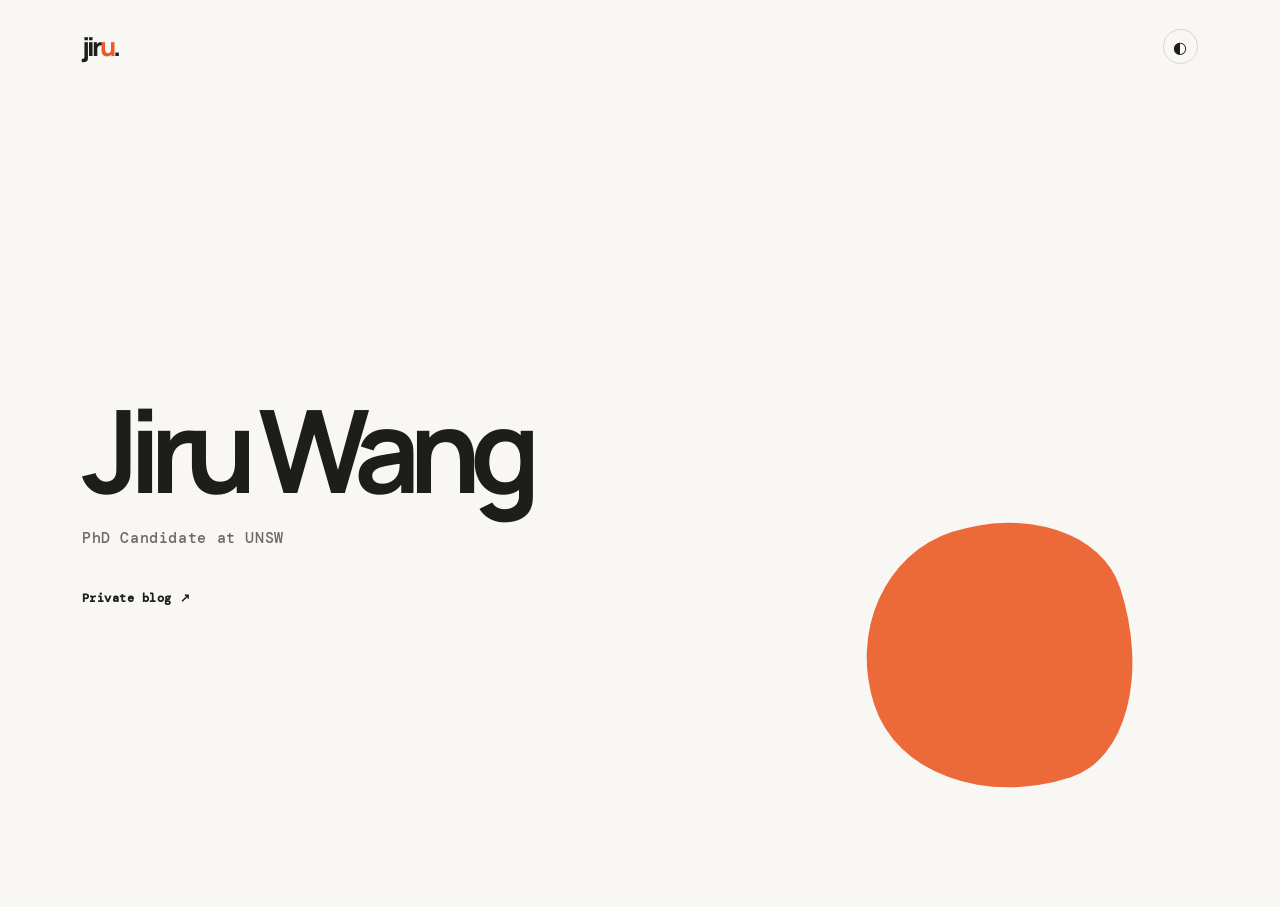
<file: index.html>
<!doctype html>
<html lang="en">
  <head>
    <meta charset="utf-8">
    <meta name="viewport" content="width=device-width, initial-scale=1">
    <meta name="description" content="Jiru.">
    <meta name="theme-color" content="#f8f7f4">
    <title>Jiru</title>
    <link rel="preconnect" href="https://fonts.googleapis.com">
    <link rel="preconnect" href="https://fonts.gstatic.com" crossorigin>
    <link href="https://fonts.googleapis.com/css2?family=DM+Mono:wght@400;500&family=Manrope:wght@400;500;600;700;800&family=Noto+Serif+SC:wght@400;500;600;700&display=swap" rel="stylesheet">
    <link rel="stylesheet" href="assets/site.css">
  </head>
  <body>
    <header class="site-header">
      <a class="wordmark" href="./" aria-label="Jiru home">jir<span>u</span>.</a>
      <button class="theme-toggle" type="button" aria-label="Toggle color theme" aria-pressed="false">
        <span aria-hidden="true">◐</span>
      </button>
    </header>
    <main>
      <section class="identity" aria-labelledby="name">
        <h1 id="name">Jiru Wang</h1>
        <p>PhD Candidate at UNSW</p>
        <a class="private-link" href="https://github.com/jiru-unsw/draft" aria-label="Open private blog on GitHub">Private blog <span aria-hidden="true">↗</span></a>
      </section>
    </main>
    <script src="assets/site.js"></script>
  </body>
</html>
</file>
<file: assets/site.css>
:root {
  --paper: #f8f7f4;
  --paper-deep: #eeece6;
  --ink: #1d1d1b;
  --muted: #6c6a64;
  --line: #d8d5cd;
  --orange: #ec5b25;
  --blue: #3559e8;
  --green: #0a765b;
  --serif: "Noto Serif SC", Georgia, serif;
  --sans: "Manrope", "Noto Sans SC", sans-serif;
  --mono: "DM Mono", monospace;
}

* { box-sizing: border-box; }
html { scroll-behavior: smooth; }
body {
  margin: 0;
  background: var(--paper);
  color: var(--ink);
  font-family: var(--sans);
  line-height: 1.65;
  transition: background .25s ease, color .25s ease;
}
body.dark {
  --paper: #191a1a;
  --paper-deep: #242525;
  --ink: #f3f1eb;
  --muted: #b5b1aa;
  --line: #41413f;
}
a { color: inherit; }
.site-header, main, .site-footer { max-width: 1180px; margin: auto; }
.site-header { display: flex; align-items: center; justify-content: space-between; padding: 1.6rem 2rem; }
.wordmark { color: var(--ink); text-decoration: none; font-size: 1.6rem; font-weight: 800; letter-spacing: -.12em; }
.wordmark span { color: var(--orange); }
.theme-toggle { display: grid; place-items: center; color: var(--ink); background: transparent; border: 1px solid var(--line); border-radius: 50%; width: 2.2rem; height: 2.2rem; padding: 0; font-family: var(--sans); font-size: 1rem; cursor: pointer; }
main { min-height: calc(100vh - 5.4rem); position: relative; overflow: hidden; }
main::after { content: ""; position: absolute; width: min(24vw, 270px); aspect-ratio: 1; border-radius: 47% 53% 39% 61% / 52% 39% 61% 48%; background: var(--orange); opacity: .9; right: 8%; bottom: 14%; transform: rotate(-18deg); }
.identity { display: grid; align-content: center; min-height: inherit; padding: 2rem; }
.identity h1 { font-size: clamp(3.5rem, 9vw, 9rem); letter-spacing: -.095em; line-height: .95; margin: 0; }
.identity p { color: var(--muted); font: 500 clamp(.78rem, 1.2vw, .95rem) var(--mono); letter-spacing: .04em; margin: 1.5rem 0 0; }
.private-link { color: var(--ink); font: 700 .78rem var(--mono); letter-spacing: .04em; margin-top: 2.6rem; text-decoration: none; width: fit-content; }
.private-link:hover { color: var(--orange); }
.hero { min-height: 69vh; padding: 9.5rem 2rem 6rem; position: relative; }
.hero::after { content: ""; position: absolute; top: 16%; right: 4%; width: min(19vw, 210px); aspect-ratio: 1; background: var(--orange); border-radius: 47% 53% 39% 61% / 52% 39% 61% 48%; opacity: .94; transform: rotate(-18deg); z-index: -1; }
.eyebrow, .post-meta, .project-number { color: var(--muted); font: 500 .72rem/1.3 var(--mono); letter-spacing: .08em; }
.hero h1 { max-width: 880px; font-size: clamp(3.1rem, 7vw, 6.7rem); letter-spacing: -.08em; line-height: 1.03; margin: 1.5rem 0 1.8rem; }
.hero h1 span { font-family: var(--serif); font-weight: 500; letter-spacing: -.13em; }
.hero-copy { max-width: 430px; color: var(--muted); font-family: var(--serif); font-size: 1.14rem; }
.hero-actions { display: flex; flex-wrap: wrap; gap: .75rem; margin-top: 2.4rem; }
.button { text-decoration: none; border-radius: 100vmax; padding: .75rem 1.1rem; font-size: .85rem; font-weight: 700; }
.button.primary { background: var(--ink); color: var(--paper); }
.button.primary:hover { background: var(--orange); }
.button.quiet { border: 1px solid var(--line); }
.availability { color: var(--muted); font-size: .77rem; margin-top: 4.6rem; }
.availability span { display: inline-block; width: .55rem; height: .55rem; background: #37a477; border-radius: 50%; margin-right: .35rem; }
.section { border-top: 1px solid var(--line); padding: 5.3rem 2rem; }
.section-heading { display: flex; justify-content: space-between; align-items: baseline; margin-bottom: 2.5rem; }
h2 { font-size: clamp(2.3rem, 4.5vw, 4.4rem); letter-spacing: -.07em; line-height: 1.05; margin: .6rem 0 0; }
.post-list { display: grid; grid-template-columns: 1.3fr .7fr; gap: 1rem; }
.post-card { background: var(--paper-deep); padding: 2.2rem; min-height: 280px; display: flex; flex-direction: column; align-items: flex-start; }
.post-card h3 { font-size: clamp(1.6rem, 2.7vw, 2.65rem); letter-spacing: -.06em; line-height: 1.15; margin: 1rem 0; }
.post-card h3 a { text-decoration: none; }
.post-card h3 a:hover { text-decoration: underline; text-decoration-color: var(--orange); text-underline-offset: .15em; }
.post-card p:not(.post-meta) { color: var(--muted); max-width: 590px; margin-top: 0; }
.text-link { margin-top: auto; font-size: .85rem; font-weight: 800; text-decoration: none; }
.coming-soon { background: transparent; border: 1px solid var(--line); }
.project-grid { display: grid; grid-template-columns: repeat(3, 1fr); gap: 1rem; }
.project-card { min-height: 310px; padding: 1.8rem; display: flex; flex-direction: column; border-top: 5px solid; }
.project-card h3 { font-size: 1.5rem; letter-spacing: -.05em; margin: 2.3rem 0 .5rem; }
.project-card p:not(.project-number) { color: var(--muted); font-size: .92rem; }
.project-card .tag { margin-top: auto; font: 500 .7rem var(--mono); }
.accent-orange { background: #f9ded2; border-color: var(--orange); color: #37221a; }
.accent-blue { background: #dce4ff; border-color: var(--blue); color: #17214e; }
.accent-green { background: #d9eee5; border-color: var(--green); color: #173f34; }
.about { display: grid; grid-template-columns: 1fr 1fr; gap: 2rem; padding-bottom: 7rem; }
.about h2 { margin-top: 1rem; }
.about-copy { max-width: 480px; padding-top: 1rem; }
.about-copy p { color: var(--muted); font-family: var(--serif); font-size: 1.1rem; }
.site-footer { border-top: 1px solid var(--line); display: flex; justify-content: space-between; padding: 1.7rem 2rem; color: var(--muted); font: .72rem var(--mono); }

@media (max-width: 680px) {
  .site-header { padding: 1.2rem; }
  .hero { min-height: auto; padding: 6.5rem 1.25rem 4rem; }
  .hero::after { width: 120px; top: 10%; right: 8%; opacity: .45; }
  .section { padding: 4rem 1.25rem; }
  .post-list, .project-grid, .about { grid-template-columns: 1fr; }
  .post-card { min-height: 0; }
  .post-card .text-link { margin-top: 1.2rem; }
  .project-card { min-height: 245px; }
  .site-footer { align-items: flex-start; flex-direction: column; gap: .4rem; padding: 1.4rem 1.25rem; }
  main::after { width: 150px; right: 12%; bottom: 12%; }
  .identity { padding: 1.25rem; }
}
</file>
